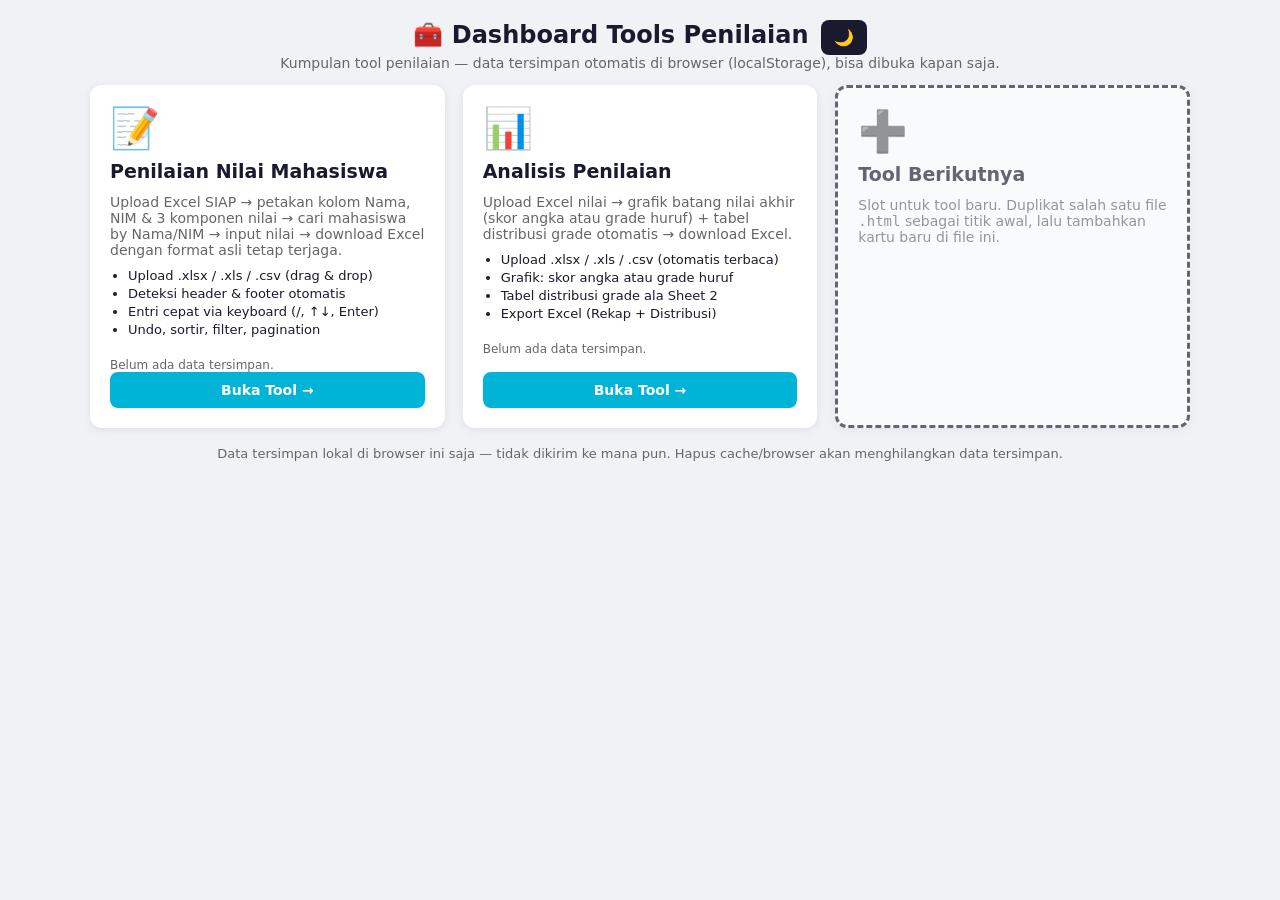
<file: index.html>
<!doctype html>
<html lang="id">
	<head>
		<meta charset="UTF-8" />
		<meta name="viewport" content="width=device-width, initial-scale=1.0" />
		<title>Dashboard Tools Penilaian</title>
		<link rel="stylesheet" href="styles.css" />
	</head>
	<body>
		<div class="container">
			<div class="topbar">
				<h1>🧰 Dashboard Tools Penilaian</h1>
				<button class="btn btn-dark" id="btnTheme" title="Mode gelap / terang">
					🌙
				</button>
			</div>
			<p class="subtitle">
				Kumpulan tool penilaian — data tersimpan otomatis di browser
				(localStorage), bisa dibuka kapan saja.
			</p>

			<div class="tool-grid">
				<div class="card tool-card">
					<div class="tool-icon">📝</div>
					<h2>Penilaian Nilai Mahasiswa</h2>
					<p class="tool-desc">
						Upload Excel SIAP → petakan kolom Nama, NIM &amp; 3 komponen nilai →
						cari mahasiswa by Nama/NIM → input nilai → download Excel dengan
						format asli tetap terjaga.
					</p>
					<ul class="tool-feats">
						<li>Upload .xlsx / .xls / .csv (drag &amp; drop)</li>
						<li>Deteksi header &amp; footer otomatis</li>
						<li>Entri cepat via keyboard (/, ↑↓, Enter)</li>
						<li>Undo, sortir, filter, pagination</li>
					</ul>
					<p class="hint" id="statPenilaian">Belum ada data tersimpan.</p>
					<a class="btn btn-primary tool-open" href="penilaian.html">
						Buka Tool →
					</a>
				</div>

				<div class="card tool-card">
					<div class="tool-icon">📊</div>
					<h2>Analisis Penilaian</h2>
					<p class="tool-desc">
						Upload Excel nilai → grafik batang nilai akhir (skor angka atau
						grade huruf) + tabel distribusi grade otomatis → download Excel.
					</p>
					<ul class="tool-feats">
						<li>Upload .xlsx / .xls / .csv (otomatis terbaca)</li>
						<li>Grafik: skor angka atau grade huruf</li>
						<li>Tabel distribusi grade ala Sheet 2</li>
						<li>Export Excel (Rekap + Distribusi)</li>
					</ul>
					<p class="hint" id="statObe">Belum ada data tersimpan.</p>
					<a class="btn btn-primary tool-open" href="analisis.html">
						Buka Tool →
					</a>
				</div>

				<div class="card tool-card tool-soon">
					<div class="tool-icon">➕</div>
					<h2>Tool Berikutnya</h2>
					<p class="tool-desc">
						Slot untuk tool baru. Duplikat salah satu file
						<code>.html</code>
						sebagai titik awal, lalu tambahkan kartu baru di file ini.
					</p>
				</div>
			</div>

			<p class="info">
				Data tersimpan lokal di browser ini saja — tidak dikirim ke mana pun.
				Hapus cache/browser akan menghilangkan data tersimpan.
			</p>
		</div>

		<script>
			// Tema (sama seperti tool lain)
			(function initTheme() {
				let t = "light";
				try {
					t = localStorage.getItem("nilai-mhs-theme") || "light";
				} catch (_) {}
				document.documentElement.dataset.theme = t;
				const b = document.getElementById("btnTheme");
				if (b) b.textContent = t === "dark" ? "☀️" : "🌙";
			})();
			document.getElementById("btnTheme").onclick = () => {
				const t =
					document.documentElement.dataset.theme === "dark" ? "light" : "dark";
				document.documentElement.dataset.theme = t;
				try {
					localStorage.setItem("nilai-mhs-theme", t);
				} catch (_) {}
				document.getElementById("btnTheme").textContent =
					t === "dark" ? "☀️" : "🌙";
			};

			// Ringkasan data tersimpan per tool
			try {
				const p = JSON.parse(localStorage.getItem("nilai-mhs") || "null");
				if (p && p.students && p.students.length) {
					const nComp = (p.components || []).length;
					document.getElementById("statPenilaian").textContent =
						"💾 " +
						p.students.length +
						" mahasiswa" +
						(nComp ? " • " + nComp + " komponen" : "") +
						(p.fileName ? " • " + p.fileName : "");
				}
			} catch (_) {}
			try {
				const o = JSON.parse(localStorage.getItem("obe-analisis") || "null");
				if (o && o.students && o.students.length) {
					document.getElementById("statObe").textContent =
						"💾 " +
						o.students.length +
						" mahasiswa • " +
						(o.components || []).length +
						" komponen" +
						(o.fileName ? " • " + o.fileName : "");
				}
			} catch (_) {}
		</script>
	</body>
</html>
</file>
<file: styles.css>
* {
	margin: 0;
	padding: 0;
	box-sizing: border-box;
}
:root {
	--bg: #f0f2f5;
	--card: #fff;
	--ink: #1a1a2e;
	--muted: #666;
	--line: #eee;
	--field: #fff;
	--field-bd: #ddd;
	--hover: #f8f9ff;
	--accent: #00b4d8;
	--accent-d: #0096c7;
	--th-bg: #1a1a2e;
	--th-fg: #fff;
	--btn-dark: #1a1a2e;
	--btn-dark-fg: #fff;
	--kbd: #1a1a2e;
	--kbd-fg: #fff;
	--drop: #f8fdff;
	--found: #e8f8f5;
	--found-bd: #2a9d8f;
	--good-bg: #e6f7ed;
	--good: #1b7f4b;
	--good-bd: #1b7f4b;
	--mid-bg: #fff7e0;
	--mid: #8a5c00;
	--mid-bd: #d9a400;
	--low-bg: #fdecec;
	--low: #c1121f;
	--low-bd: #e63946;
	--mark: #ffe066;
	--shadow: 0 2px 10px rgba(0, 0, 0, 0.08);
}
[data-theme="dark"] {
	--bg: #12141c;
	--card: #1b1e2a;
	--ink: #edf0f7;
	--muted: #9aa3b8;
	--line: #2b3045;
	--field: #141726;
	--field-bd: #3a4160;
	--hover: #232842;
	--accent: #22c3e6;
	--accent-d: #00b4d8;
	--th-bg: #0d0f18;
	--th-fg: #edf0f7;
	--btn-dark: #e8ecf5;
	--btn-dark-fg: #12141c;
	--kbd: #e8ecf5;
	--kbd-fg: #12141c;
	--drop: #16202b;
	--found: #123626;
	--found-bd: #2ea36b;
	--good-bg: #123626;
	--good: #6fe3a1;
	--good-bd: #2ea36b;
	--mid-bg: #3a2f0e;
	--mid: #ffd166;
	--mid-bd: #a07c1f;
	--low-bg: #3d1518;
	--low: #ff9a9a;
	--low-bd: #c1121f;
	--mark: #8a6d00;
	--shadow: 0 2px 12px rgba(0, 0, 0, 0.45);
}
body {
	font-family: "Segoe UI", system-ui, sans-serif;
	background: var(--bg);
	color: var(--ink);
	padding: 20px;
	transition:
		background 0.25s,
		color 0.25s;
}
.container {
	max-width: 1100px;
	margin: 0 auto;
}
.topbar {
	display: flex;
	align-items: center;
	justify-content: center;
	gap: 12px;
}
h1 {
	margin-bottom: 6px;
	font-size: 24px;
}
#btnTheme {
	padding: 8px 13px;
	font-size: 16px;
}
.subtitle {
	text-align: center;
	color: var(--muted);
	margin-bottom: 14px;
	font-size: 14px;
}
.stepper {
	display: flex;
	align-items: center;
	justify-content: center;
	gap: 8px;
	margin-bottom: 18px;
	flex-wrap: wrap;
}
.step {
	display: flex;
	align-items: center;
	gap: 7px;
	padding: 6px 14px;
	border-radius: 20px;
	border: 2px solid var(--line);
	background: var(--card);
	color: var(--muted);
	font-size: 13px;
	font-weight: 600;
	transition: 0.2s;
}
.step i {
	font-style: normal;
	width: 22px;
	height: 22px;
	border-radius: 50%;
	background: var(--line);
	color: var(--muted);
	display: inline-flex;
	align-items: center;
	justify-content: center;
	font-size: 12px;
}
.step.active {
	border-color: var(--accent);
	color: var(--ink);
}
.step.active i {
	background: var(--accent);
	color: #fff;
}
.step.done {
	border-color: var(--good-bd);
	color: var(--ink);
}
.step.done i {
	background: var(--good-bd);
	color: #fff;
}
.sep {
	width: 22px;
	height: 2px;
	background: var(--line);
	border-radius: 2px;
}
.card {
	background: var(--card);
	border-radius: 12px;
	box-shadow: var(--shadow);
	padding: 20px;
	margin-bottom: 18px;
	transition: background 0.25s;
}
.card h2 {
	font-size: 17px;
	margin-bottom: 12px;
	border-left: 4px solid var(--accent);
	padding-left: 10px;
}
.step-badge {
	display: inline-block;
	background: var(--btn-dark);
	color: var(--btn-dark-fg);
	font-size: 12px;
	border-radius: 20px;
	padding: 2px 10px;
	margin-right: 8px;
}
.btn {
	padding: 10px 18px;
	border: none;
	border-radius: 8px;
	font-size: 14px;
	font-weight: 600;
	cursor: pointer;
	transition: 0.2s;
}
.btn-primary {
	background: var(--accent);
	color: #fff;
}
.btn-primary:hover {
	background: var(--accent-d);
}
.btn-dark {
	background: var(--btn-dark);
	color: var(--btn-dark-fg);
}
.btn-dark:hover {
	filter: brightness(1.15);
}
.btn-green {
	background: #2a9d8f;
	color: #fff;
}
.btn-green:hover {
	background: #21867a;
}
.btn-red {
	background: #e63946;
	color: #fff;
}
.btn:disabled {
	opacity: 0.5;
	cursor: not-allowed;
}
.row {
	display: flex;
	gap: 12px;
	flex-wrap: wrap;
}
.col {
	flex: 1;
	min-width: 200px;
}
label {
	font-size: 13px;
	font-weight: 600;
	display: block;
	margin: 10px 0 4px;
}
input[type="text"],
input[type="number"],
select {
	width: 100%;
	padding: 9px 10px;
	border: 2px solid var(--field-bd);
	border-radius: 8px;
	font-size: 14px;
	background: var(--field);
	color: var(--ink);
}
input:focus,
select:focus {
	border-color: var(--accent);
	outline: none;
}
.hint {
	font-size: 12px;
	color: var(--muted);
	margin-top: 6px;
}
.drop {
	border: 2px dashed var(--accent);
	border-radius: 10px;
	padding: 22px;
	text-align: center;
	background: var(--drop);
	cursor: pointer;
	transition: 0.2s;
}
.drop:hover {
	filter: brightness(0.97);
}
.table-wrap {
	overflow: auto;
	border-radius: 10px;
	border: 1px solid var(--line);
	margin-top: 12px;
	max-height: 60vh;
}
table {
	width: 100%;
	border-collapse: collapse;
	min-width: 640px;
}
thead th {
	position: sticky;
	top: 0;
	z-index: 1;
}
th {
	background: var(--th-bg);
	color: var(--th-fg);
	padding: 10px 8px;
	font-size: 13px;
}
th.sortable {
	cursor: pointer;
	user-select: none;
	white-space: nowrap;
}
th.sortable:hover {
	filter: brightness(1.35);
}
.sort-arrow {
	font-size: 11px;
}
td {
	padding: 8px;
	text-align: center;
	border-bottom: 1px solid var(--line);
	font-size: 14px;
}
tbody tr {
	transition: background 0.15s;
}
tbody tr:hover td {
	background: var(--hover);
}
.grade-input {
	width: 75px;
	padding: 6px;
	border: 2px solid var(--field-bd);
	border-radius: 6px;
	text-align: center;
	background: var(--field);
	color: var(--ink);
}
.grade-input.g-good {
	background: var(--good-bg);
	border-color: var(--good-bd);
	color: var(--good);
	font-weight: 700;
}
.grade-input.g-mid {
	background: var(--mid-bg);
	border-color: var(--mid-bd);
	color: var(--mid);
	font-weight: 700;
}
.grade-input.g-low {
	background: var(--low-bg);
	border-color: var(--low-bd);
	color: var(--low);
	font-weight: 700;
}
.student-found {
	background: var(--found);
	border: 2px solid var(--found-bd);
	border-radius: 10px;
	padding: 14px;
	margin-top: 12px;
}
.student-found h3 {
	margin-bottom: 4px;
}
.badge {
	display: inline-block;
	padding: 3px 10px;
	border-radius: 20px;
	font-size: 12px;
	font-weight: 700;
}
.badge-uts {
	background: #e0f7ff;
	color: #0077b6;
}
.badge-uas {
	background: #fff3cd;
	color: #856404;
}
.stat {
	display: flex;
	gap: 12px;
	flex-wrap: wrap;
	margin-top: 10px;
}
.stat div {
	flex: 1;
	min-width: 130px;
	background: var(--hover);
	border-radius: 10px;
	padding: 12px;
	text-align: center;
}
.stat b {
	font-size: 22px;
	display: block;
}
#searchResults {
	margin-top: 10px;
	max-height: 220px;
	overflow-y: auto;
}
.result-item {
	padding: 9px 12px;
	border: 1px solid var(--line);
	border-radius: 8px;
	margin-bottom: 6px;
	cursor: pointer;
	display: flex;
	justify-content: space-between;
	align-items: center;
	background: var(--card);
}
.result-item:hover,
.result-item.active {
	border-color: var(--accent);
	background: var(--hover);
}
.result-item.kb-active {
	border-color: var(--accent);
	background: var(--hover);
	box-shadow: 0 0 0 2px var(--accent) inset;
}
.result-item .kbd-hint {
	font-size: 11px;
	color: var(--muted);
	border: 1px solid var(--field-bd);
	border-radius: 4px;
	padding: 1px 6px;
	background: var(--field);
}
.result-item.kb-active .kbd-hint {
	background: var(--btn-dark);
	color: var(--btn-dark-fg);
	border-color: var(--btn-dark);
}
kbd {
	background: var(--kbd);
	color: var(--kbd-fg);
	border-radius: 4px;
	padding: 1px 7px;
	font-size: 11px;
	font-family: inherit;
}
mark {
	background: var(--mark);
	border-radius: 3px;
	padding: 0 2px;
	color: inherit;
}
.info {
	font-size: 13px;
	color: var(--muted);
	text-align: center;
	margin-top: 12px;
}
.toolbar {
	display: flex;
	gap: 10px;
	align-items: center;
	flex-wrap: wrap;
	margin-top: 12px;
}
.toolbar select {
	width: auto;
	min-width: 180px;
	margin: 0;
}
.save-state {
	margin-left: auto;
	font-size: 12px;
	color: var(--good);
	font-weight: 600;
}
.pager {
	display: flex;
	gap: 10px;
	align-items: center;
	justify-content: center;
	margin-top: 12px;
	flex-wrap: wrap;
}
.pager .btn {
	padding: 6px 14px;
}
.pager select {
	width: auto;
	margin: 0;
}
#gradeMapList {
	display: flex;
	flex-direction: column;
	gap: 8px;
	margin-top: 8px;
}
.comp-row {
	display: flex;
	gap: 8px;
	align-items: center;
	flex-wrap: wrap;
	background: var(--hover);
	border: 1px solid var(--line);
	border-radius: 8px;
	padding: 8px;
}
.comp-row .comp-tag {
	flex: 0 0 auto;
	font-size: 12px;
	font-weight: 700;
	background: var(--btn-dark);
	color: var(--btn-dark-fg);
	border-radius: 20px;
	padding: 3px 10px;
}
.comp-row .comp-name {
	flex: 1;
	min-width: 140px;
	padding: 9px 10px;
	border: 2px solid var(--field-bd);
	border-radius: 8px;
	font-size: 14px;
	background: var(--field);
	color: var(--ink);
}
.comp-row .comp-col {
	flex: 2;
	min-width: 180px;
}
.comp-row .comp-del {
	flex: 0 0 auto;
	padding: 8px 12px;
	font-size: 13px;
}
#foundGrades .badge {
	margin: 2px 4px 2px 0;
}
.badge-gen {
	background: #e0f7ff;
	color: #0077b6;
}
a.btn {
	text-decoration: none;
	display: inline-block;
	text-align: center;
}
.tool-grid {
	display: grid;
	grid-template-columns: repeat(auto-fit, minmax(300px, 1fr));
	gap: 18px;
	margin-bottom: 18px;
}
.tool-card {
	display: flex;
	flex-direction: column;
	margin-bottom: 0;
}
.tool-card h2 {
	border-left: none;
	padding-left: 0;
	font-size: 19px;
}
.tool-icon {
	font-size: 40px;
	margin-bottom: 8px;
}
.tool-desc {
	font-size: 14px;
	color: var(--muted);
	margin-bottom: 10px;
}
.tool-feats {
	margin: 0 0 12px 18px;
	font-size: 13px;
	color: var(--ink);
}
.tool-feats li {
	margin-bottom: 3px;
}
.tool-open {
	margin-top: auto;
	width: 100%;
}
.tool-soon {
	opacity: 0.65;
	border-style: dashed;
}
.sub-h {
	font-size: 15px;
	margin: 16px 0 8px;
	border-left: 4px solid var(--accent);
	padding-left: 10px;
}
tfoot .sum-row td {
	font-weight: 700;
	background: var(--hover);
	border-top: 2px solid var(--field-bd);
}
tfoot .sum-row td:first-child {
	text-align: left;
}
.badge-rem {
	background: var(--low-bg);
	color: var(--low);
}
.bars {
	display: flex;
	flex-direction: column;
	gap: 6px;
	margin-top: 10px;
}
.bar-row {
	display: flex;
	align-items: center;
	gap: 10px;
	font-size: 13px;
}
.bar-label {
	flex: 0 0 90px;
	font-weight: 600;
}
.bar-track {
	flex: 1;
	height: 14px;
	border-radius: 7px;
	background: var(--line);
	overflow: hidden;
}
.bar-fill {
	display: block;
	height: 100%;
	border-radius: 7px;
	background: #2a9d8f;
	transition: width 0.3s;
}
.bar-fill-bad {
	background: #e63946;
}
.bar-val {
	flex: 0 0 130px;
	color: var(--muted);
}
.seg-group {
	display: flex;
	gap: 8px;
	flex-wrap: wrap;
	margin-bottom: 6px;
}
.seg-btn.seg-active {
	background: var(--accent);
	color: #fff;
}
#importMap {
	display: flex;
	flex-direction: column;
	gap: 8px;
	margin: 8px 0;
}
@media (max-width: 640px) {
	h1 {
		font-size: 19px;
	}
	.step span {
		display: none;
	}
	.step {
		padding: 6px 10px;
	}
}
</file>
